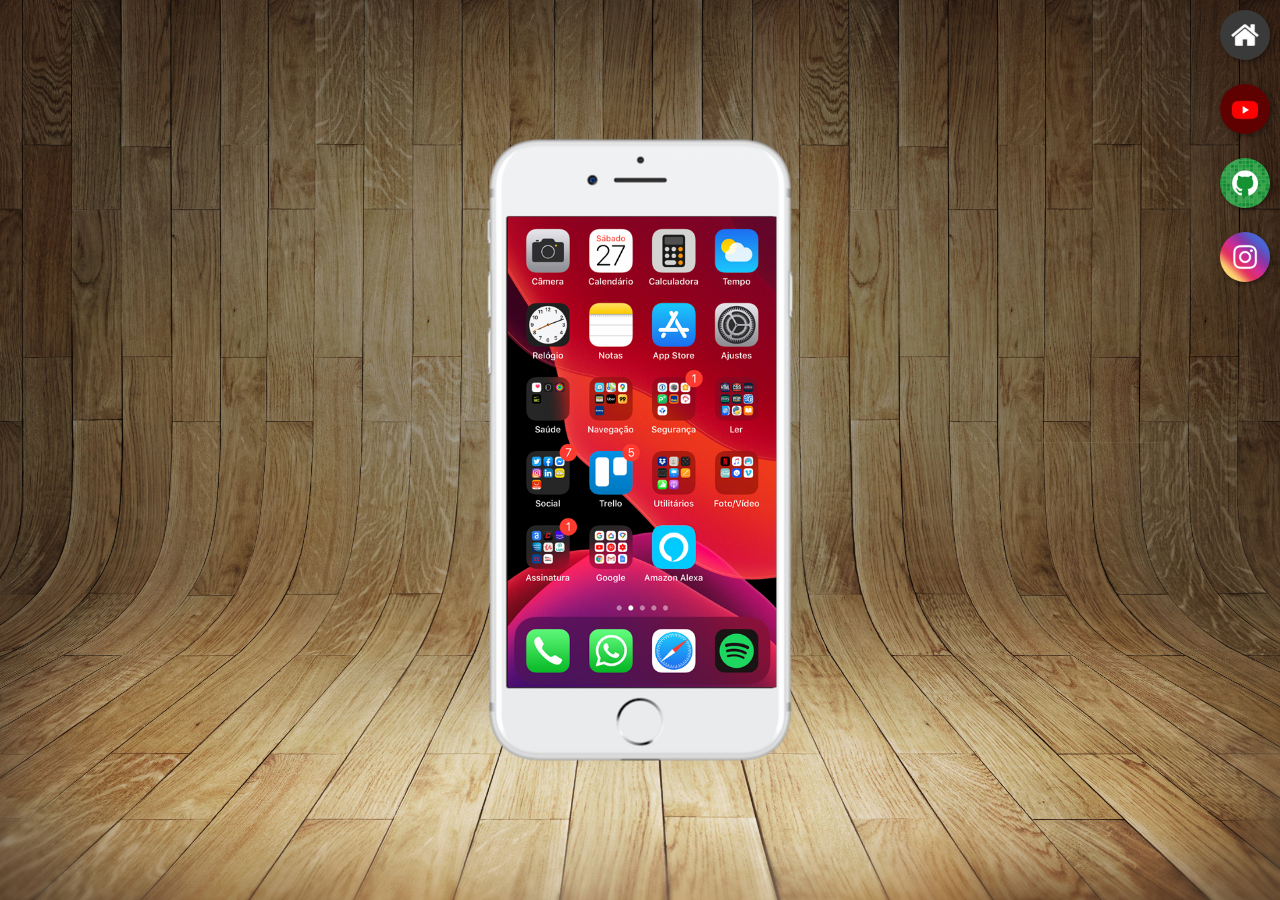
<file: index.html>
<!DOCTYPE html>
<html lang="pt-br">
<head>
    <meta charset="UTF-8">
    <meta name="viewport" content="width=device-width, initial-scale=1.0">
    <title>Projeto de Redes Sociais</title>
    <link rel="shortcut icon" href="favicon.ico" type="image/x-icon">
    <link rel="stylesheet" href="estilos/style.css">
</head>
<body>
    <main>
        <section id="telefone">
            <iframe src="home.html" name="tela" id="tela" frameborder="0">
                Seu navegador não é compátivel com isso.
            </iframe>
        </section>
        <section id="redes-sociais">
            <a href="home.html" target="tela"><img src="logo-home.jpg" alt="Home"></a><br>
            <a href="youtube.html" target="tela"><img src="logo-youtube.jpg" alt="youtube"></a><br>
            <a href="github.html" target="tela"><img src="logo-github.jpg" alt="git-hub"></a><br>
            <a href="instagram.html" target="tela"><img src="logo-instagram.jpg" alt="instagram"></a><br>         
        </section>
    </main#>
</body>
</html>
</file>
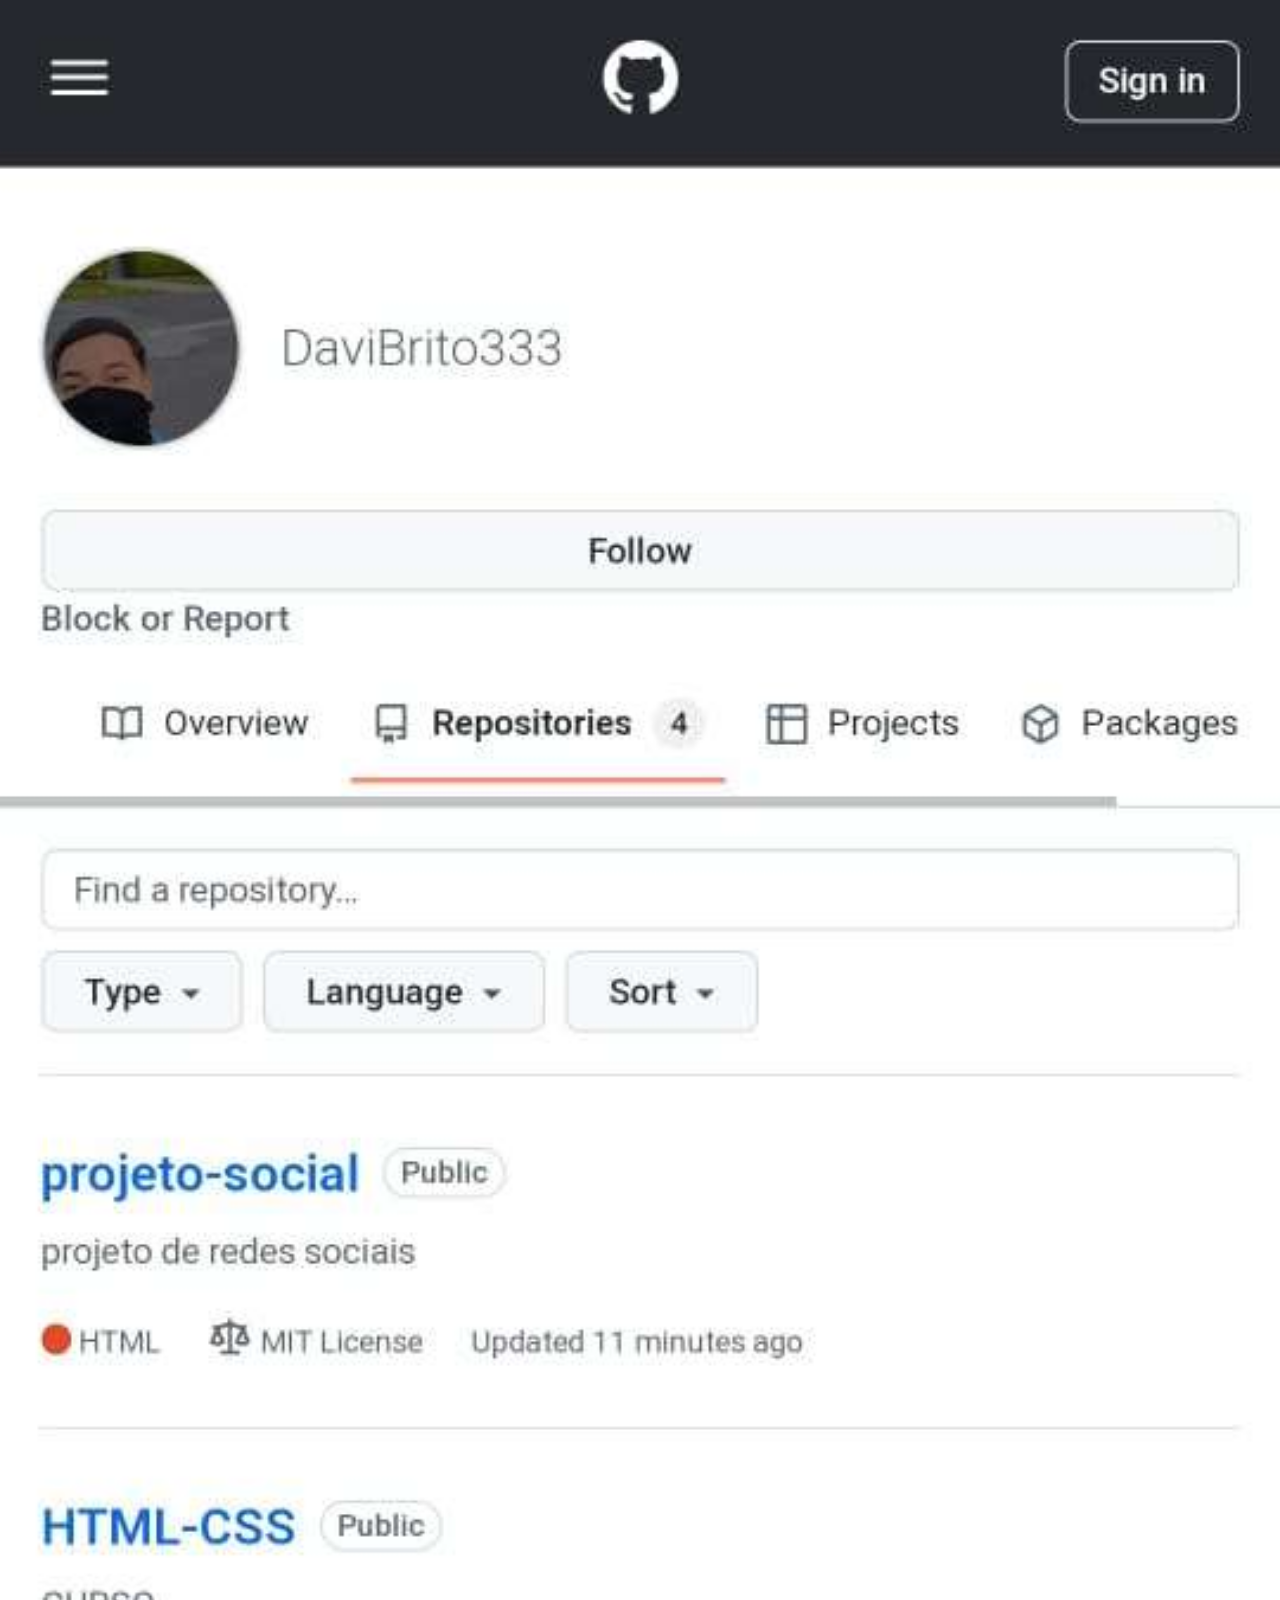
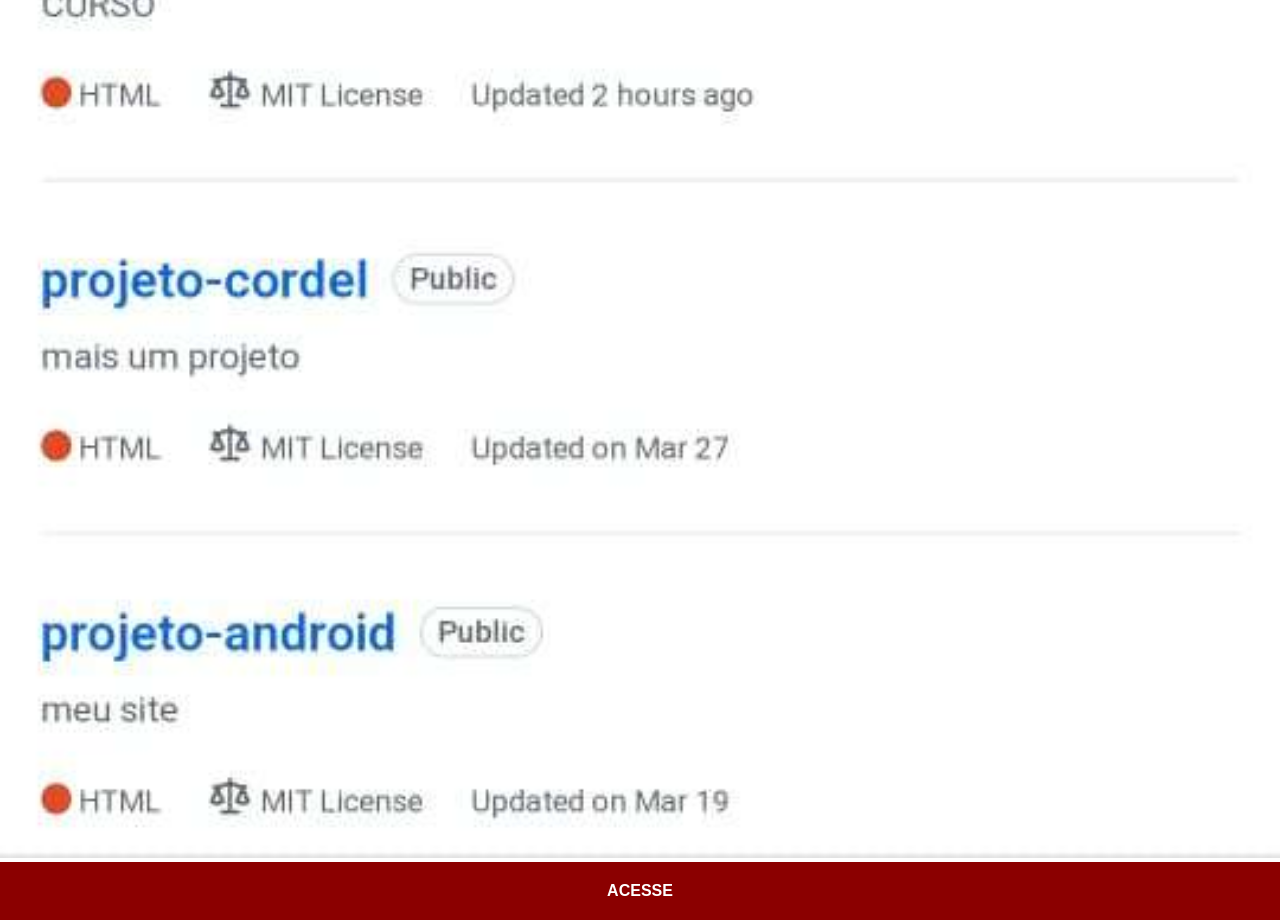
<file: github.html>
<!DOCTYPE html>
<html lang="pt-br">
<head>
    <meta charset="UTF-8">
    <meta name="viewport" content="width=device-width, initial-scale=1.0">
    <title>GitHub</title>
    <link rel="stylesheet" href="estilos/social.css">
</head>
<body>
    <img src="meu-git-compactado.jpg" alt="github">
    <a href="https://github.com/DaviBrito333" target="_blank">ACESSE</a>
</body>
</html>
</file>
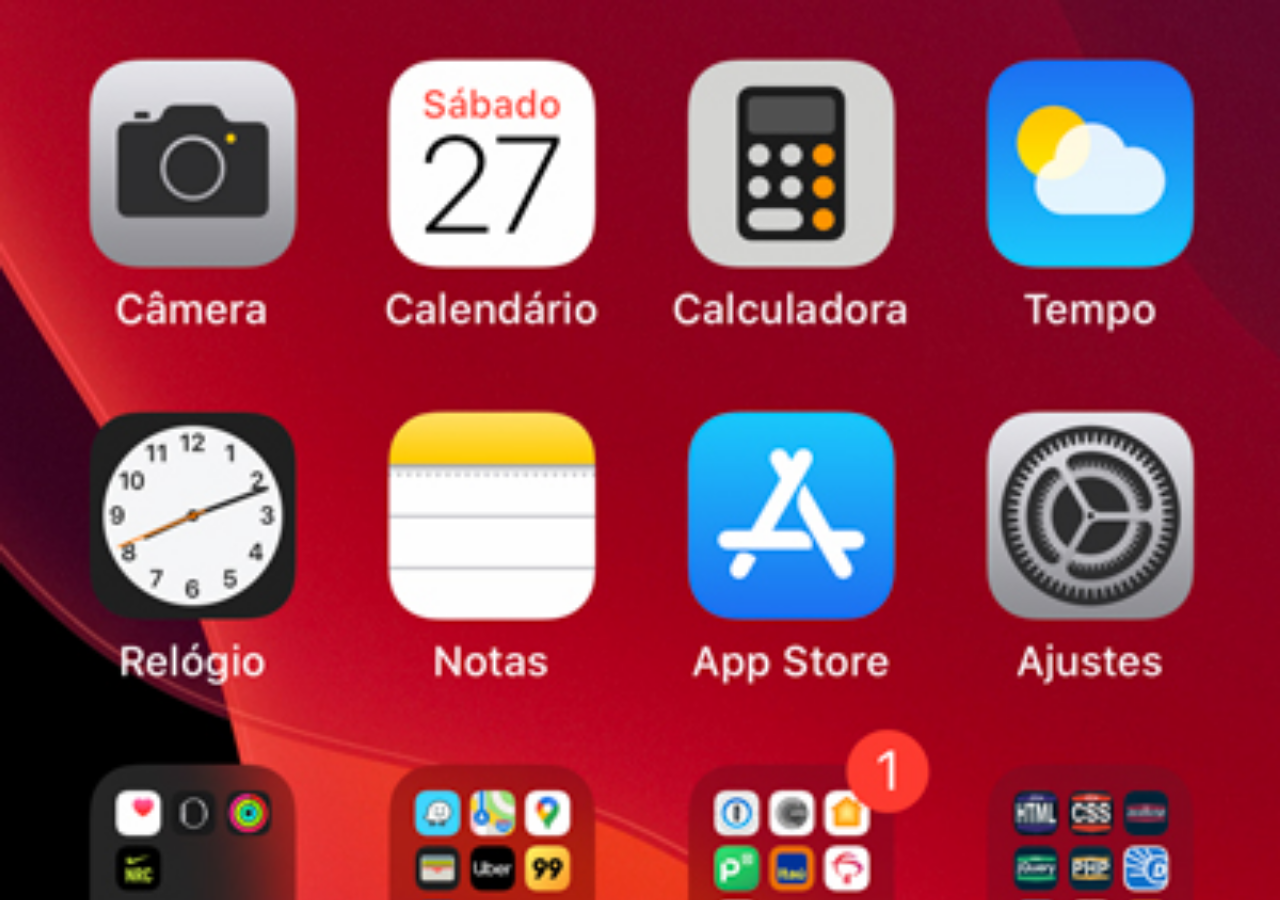
<file: home.html>
<!DOCTYPE html>
<html lang="pt-br">
<head>
    <meta charset="UTF-8">
    <meta name="viewport" content="width=device-width, initial-scale=1.0">
    <title>Document</title>
</head>
<body>
    <style>
        * {
            margin: 0px;
            padding: 0px;
        }

        body {
            width: 100vw;
            height: 100vh;
            background: black url(tela-home.jpg) no-repeat top center;
            background-size: cover;
        }
    </style>
</body>
</html>
</file>
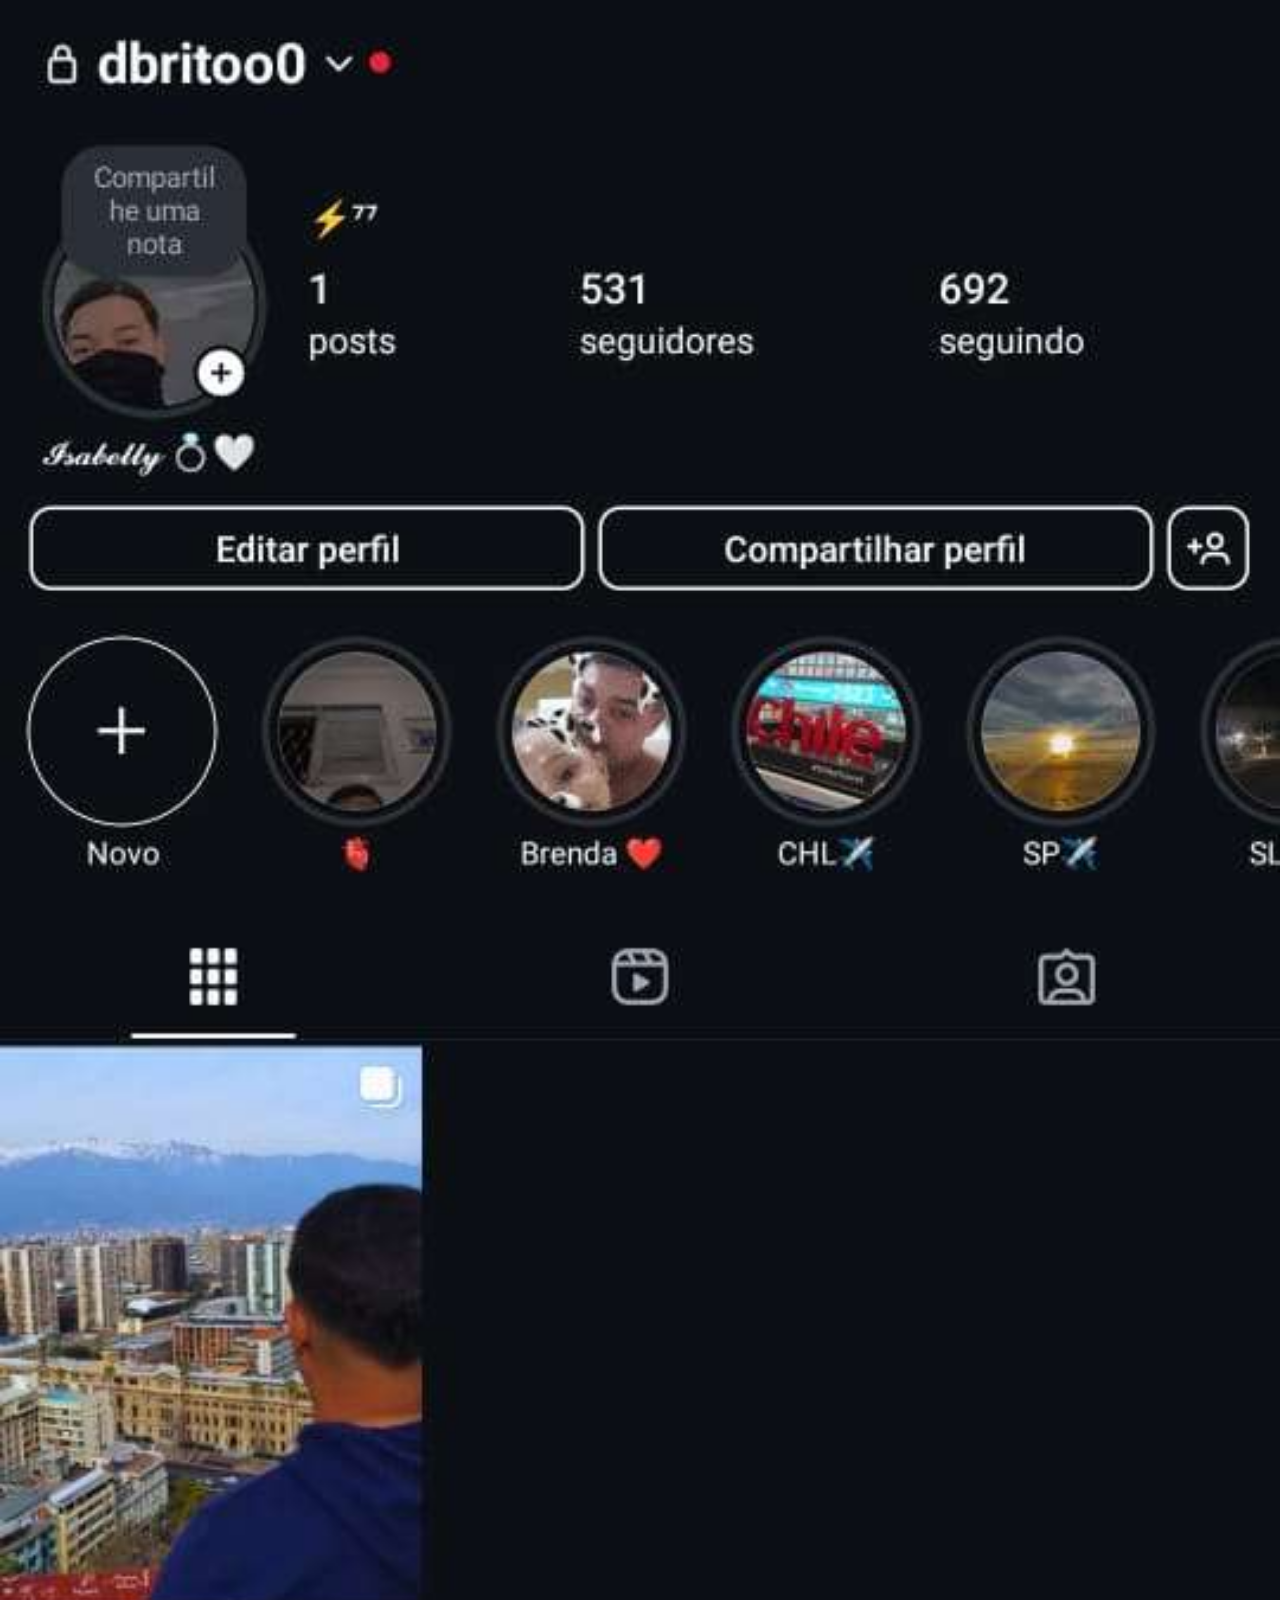
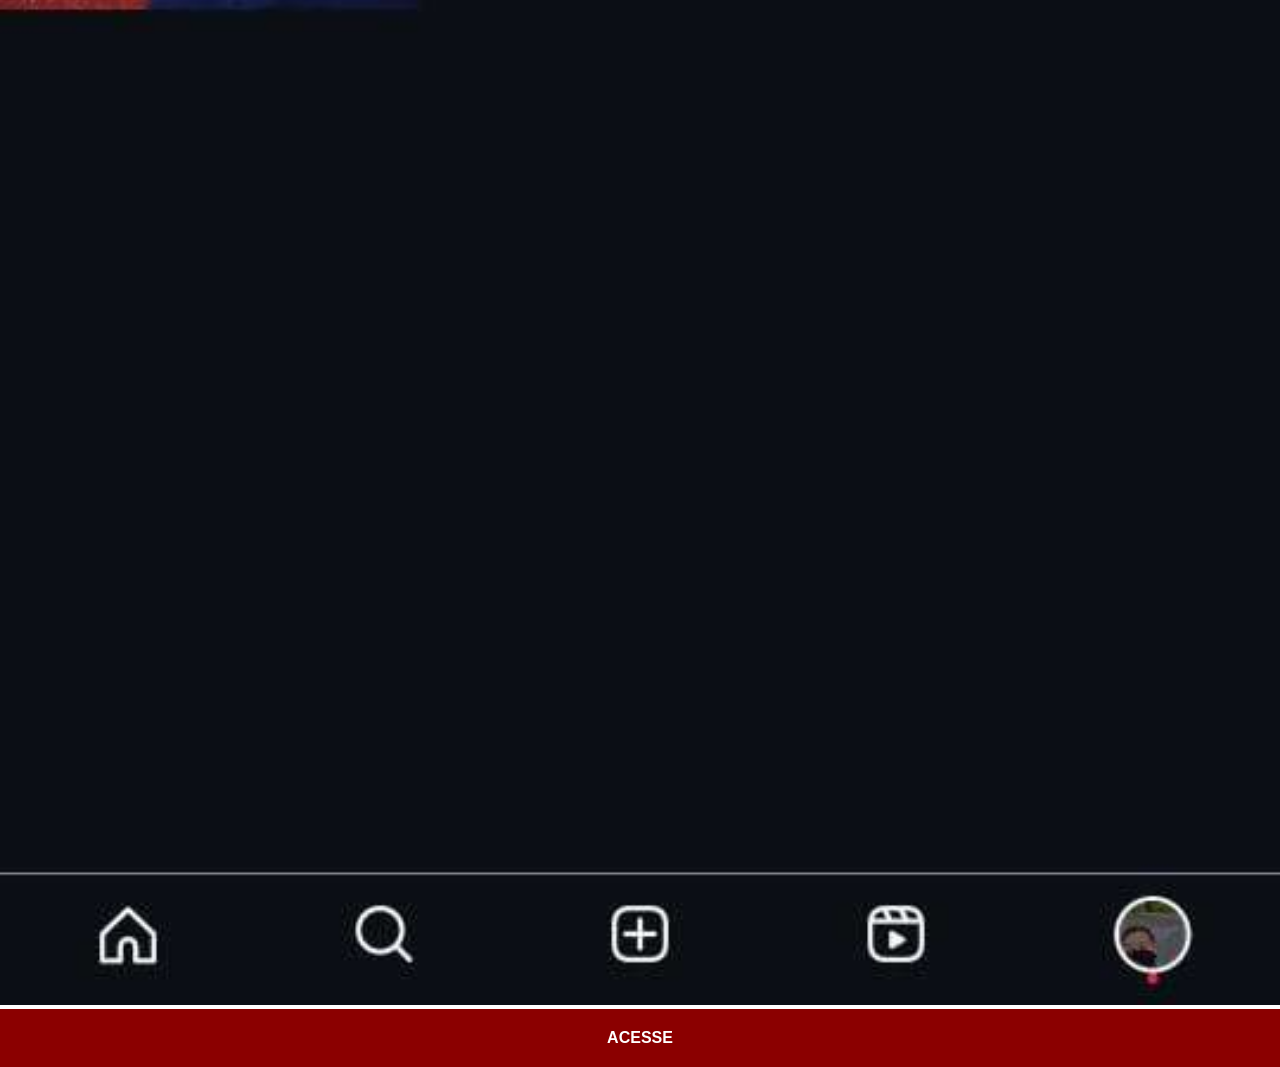
<file: instagram.html>
<!DOCTYPE html>
<html lang="pt-br">
<head>
    <meta charset="UTF-8">
    <meta name="viewport" content="width=device-width, initial-scale=1.0">
    <link rel="stylesheet" href="estilos/social.css">
    <title>instagram</title>
</head>
<body>
    <img src="perfil-meu-compactado.jpg" alt="instagram">
    <a href="https://www.instagram.com/dbritoo0/" target="_blank">ACESSE</a>
</body>
</html>
</file>
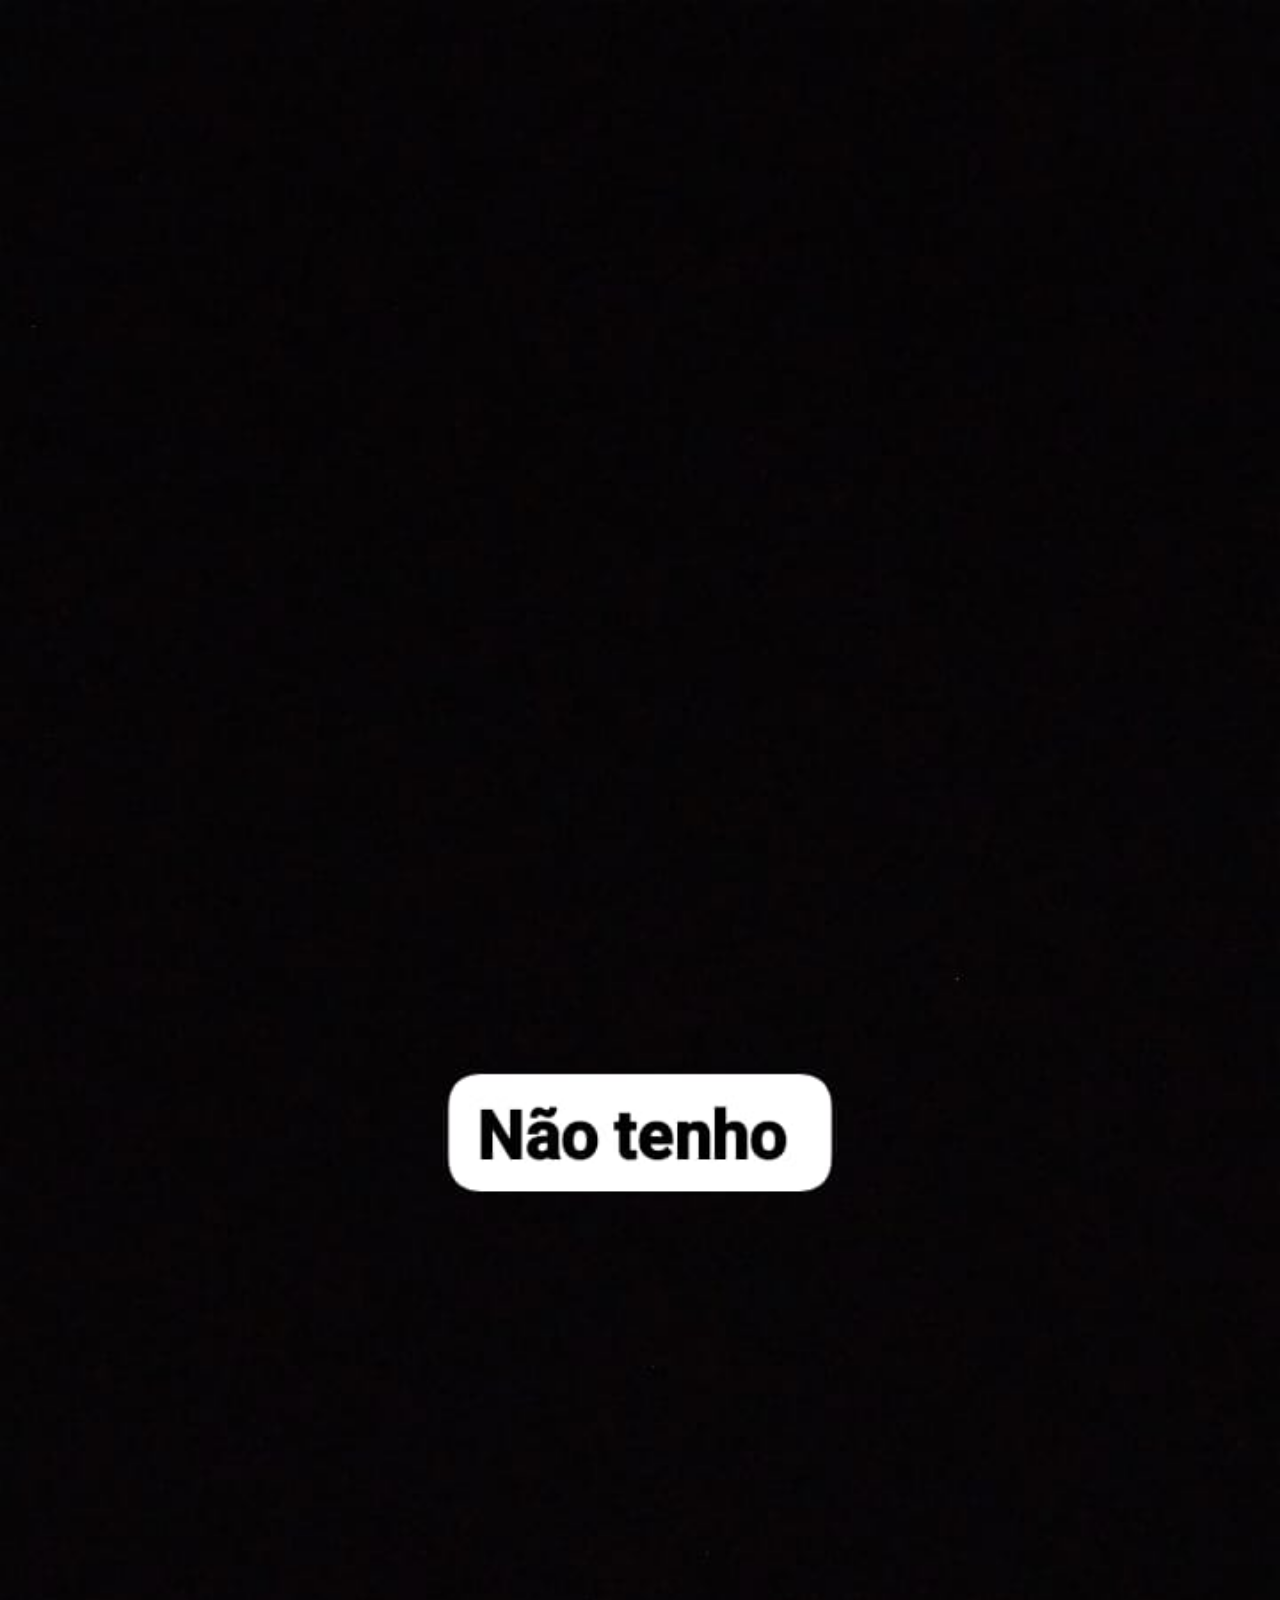
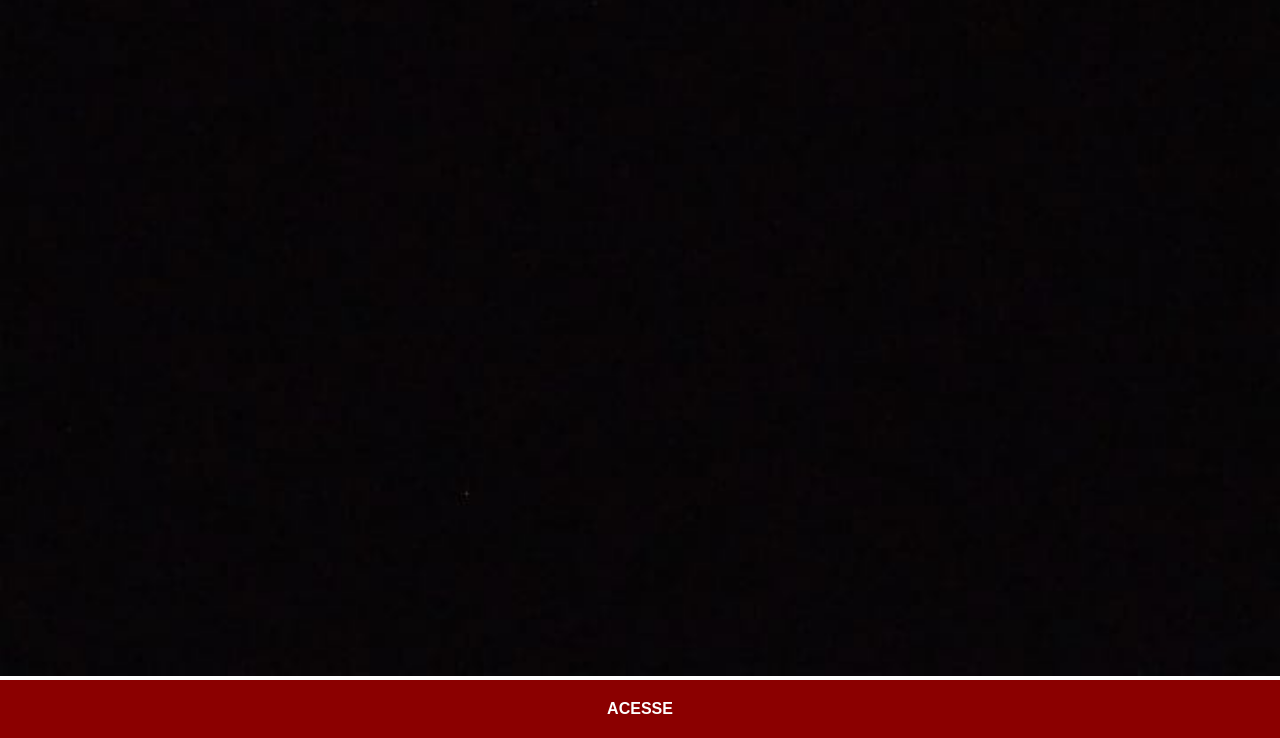
<file: youtube.html>
<!DOCTYPE html>
<html lang="en">
<head>
    <meta charset="UTF-8">
    <meta name="viewport" content="width=device-width, initial-scale=1.0">
    <title>youtube</title>
    <link rel="stylesheet" href="estilos/social.css">
    
</head>
<body>
    <img src="nao-tenho.jpeg" alt="youtube">
    <a href="#" target="_blank">ACESSE</a>
</body>
</html>
</file>
<file: estilos/style.css>
@charset "utf-8";

* {
    margin: 0px;
    padding: 0px;
    font-family: Arial, Helvetica, sans-serif;
}

html, body {
    height: 100vh;
    width: 100vw;
    background-color: black;
}

body {
    background: url(../fundo-madeira.jpg) no-repeat top center;
    background-size: cover;
    background-attachment: fixed;
}

main {
    position: relative;
    height: 100vh; 

} 

section#telefone {
    position: absolute;
    top: 50%;
    left: 50%;
    transform: translate(-50%, -50%);

    height:627px ;
    width:311px ;
    background: url(../frame-iphone.png)no-repeat;
}

iframe#tela {
    position: relative;
    top: 80px;
    left: 23px;
    width: 269px;
    height: 471px;
}

section#redes-sociais img {
    width: 50px;
    margin: 10px;
    border-radius: 50%;
    box-shadow: 2px 2px 5px rgba(0, 0, 0, 0.400);
    box-sizing: border-box;
}

section#redes-sociais {
    text-align: right;
}

section#redes-sociais img:hover {
    border: 2px solid rgba(255, 255, 255, 0.685);
    transform: translate(-4px -4px);
    box-shadow: 5px 5px 10px rgba(0, 0, 0, 0.623);
    transition: transform .3s , border 1s;
}
</file>
<file: estilos/social.css>
@charset "utf-8";
        * {
            margin: 0px;
            padding: 0px;
            font-family: Arial, Helvetica, sans-serif;
        }

        ::-webkit-scrollbar {
            width: 0px;
            height: 0px;
        }

        img{
            width: 100vw;
        }

        a {
            display: block;
            background-color: darkred;
            color: white;
            padding: 20px;
            text-align: center;
            font-weight: bolder;
            text-decoration: none;
        }

        a:hover {
            background-color: red;

        }
</file>
